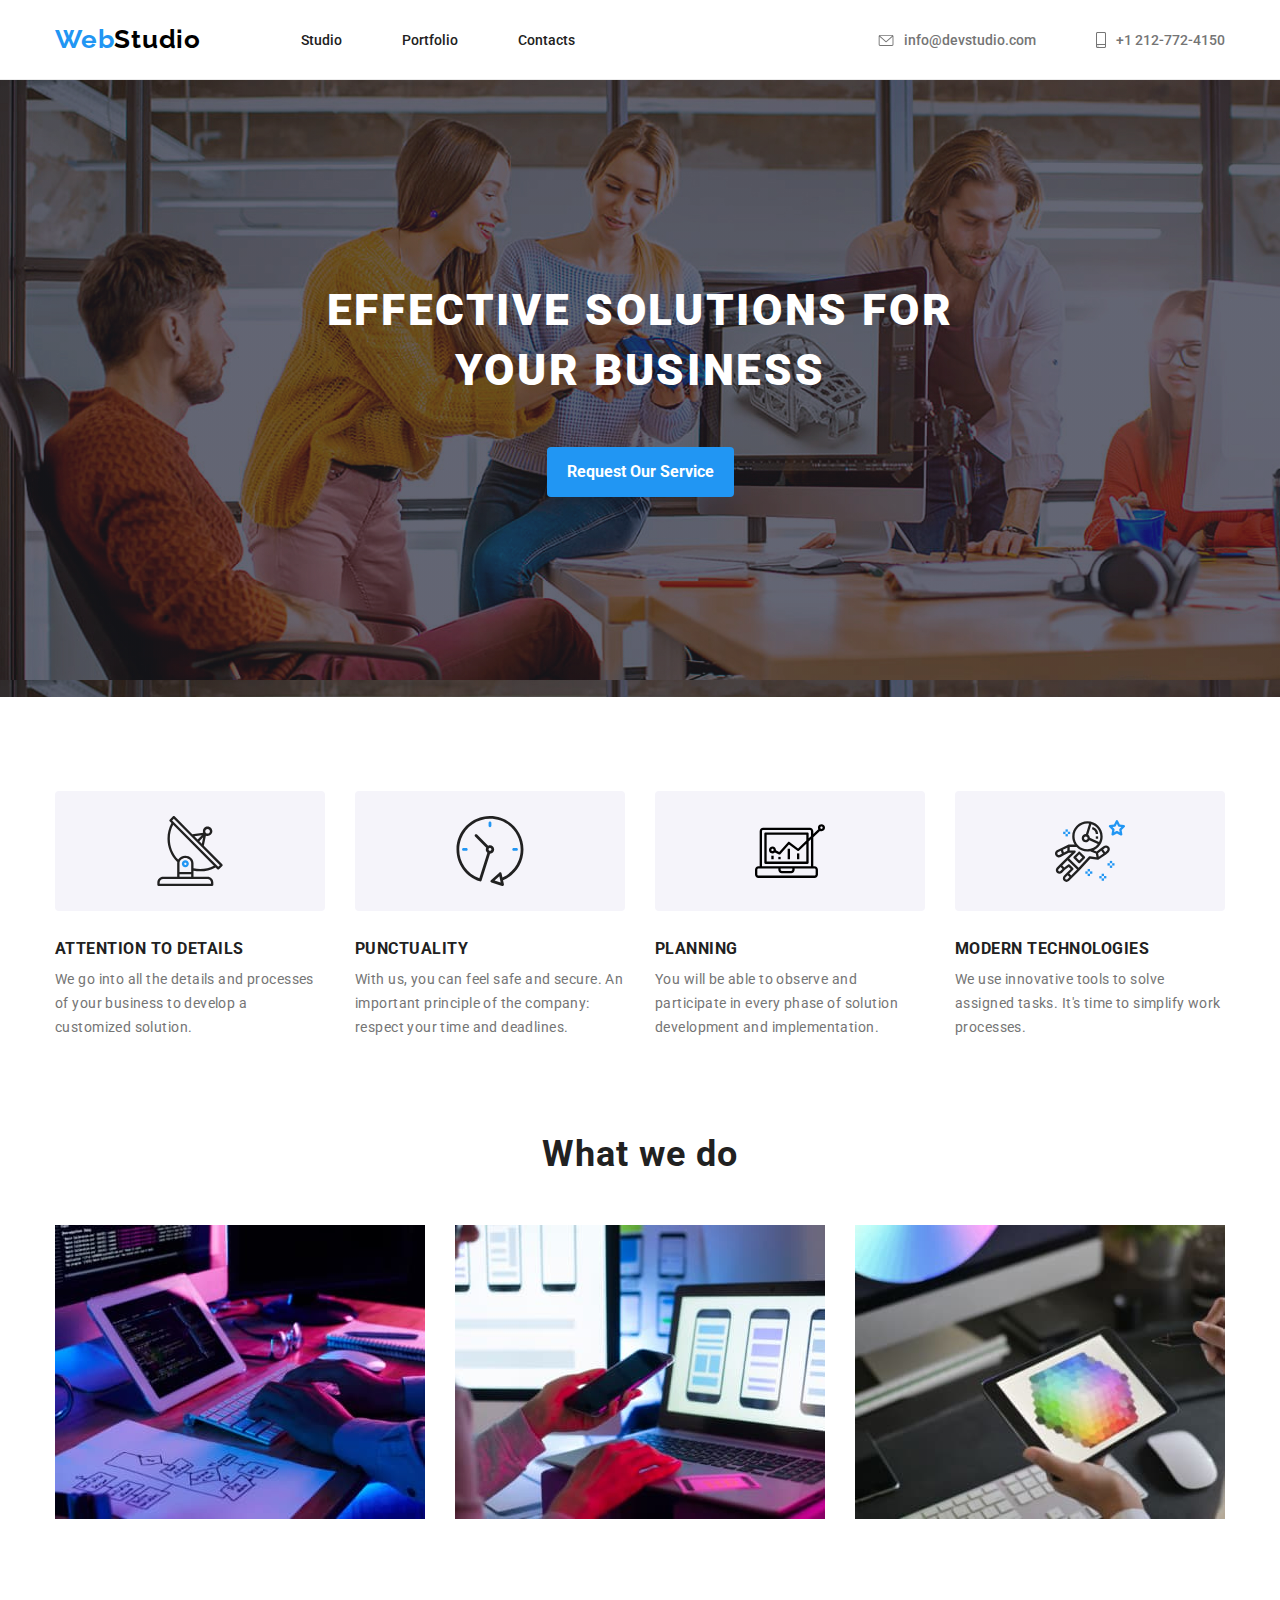
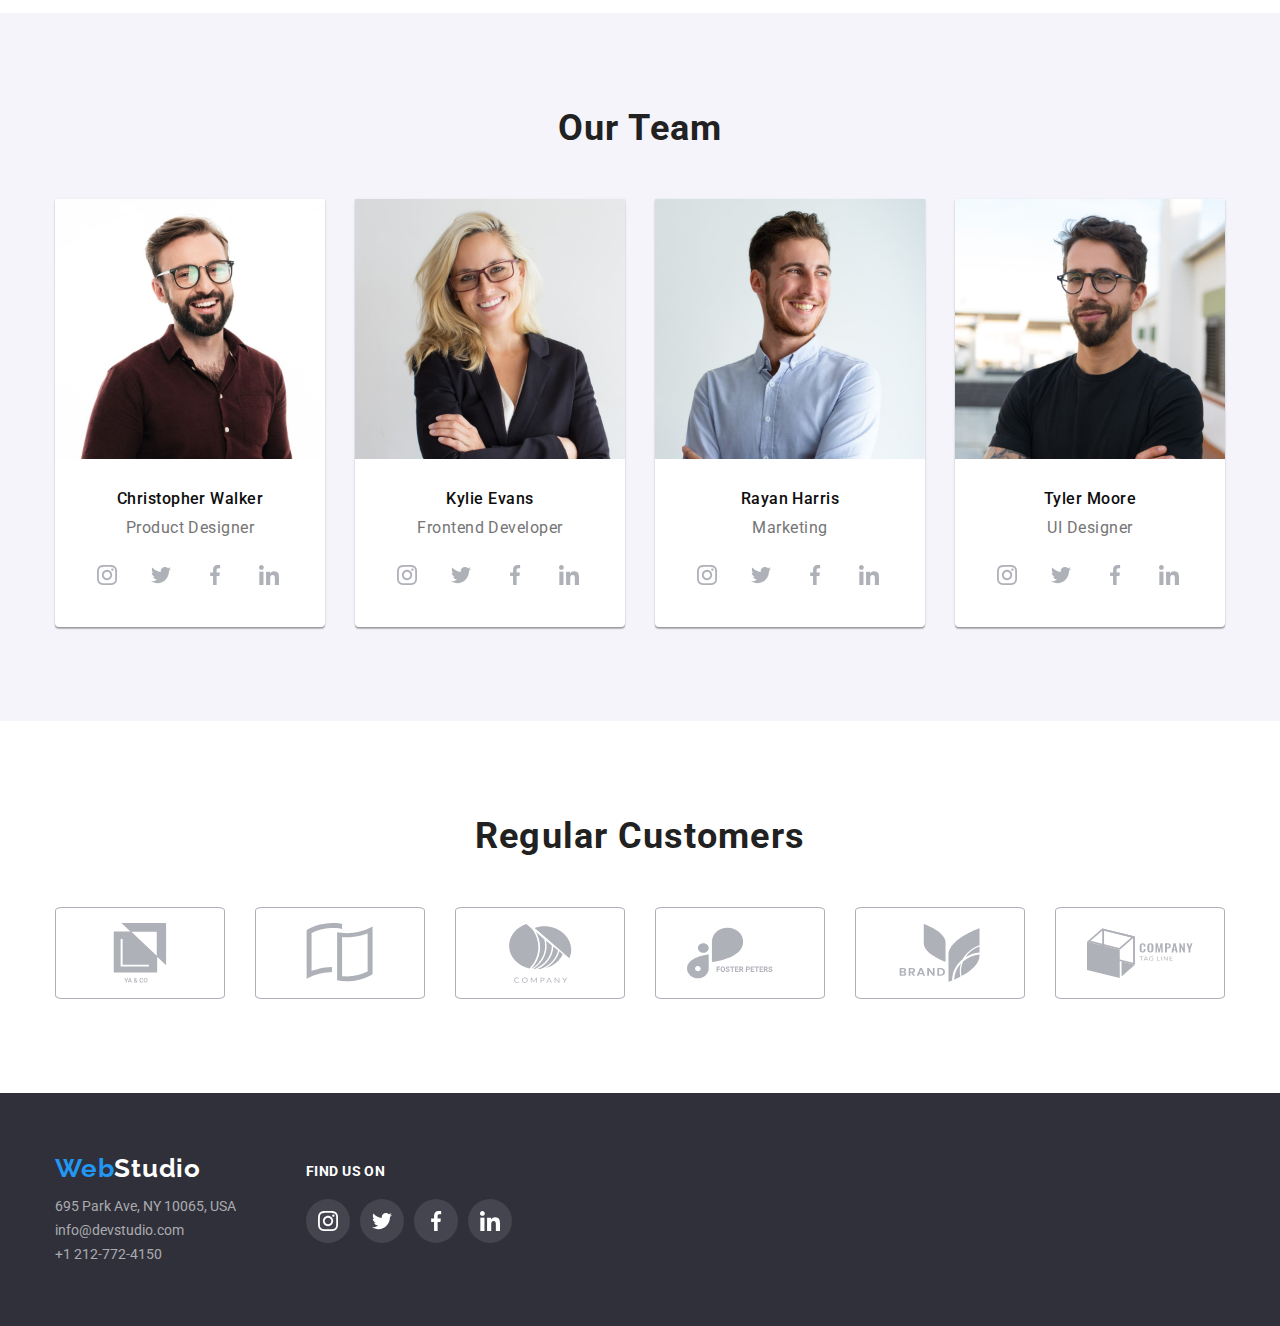
<file: index.html>
<html lang="en">
  <head>
    <meta charset="utf-8" />
    <title>WebStudio</title>
    <link
      rel="stylesheet"
      href="https://cdnjs.cloudflare.com/ajax/libs/modern-normalize/1.0.0/modern-normalize.min.css"
    />
    <link rel="stylesheet" href="css/styles.css" />
  </head>
  <body>
    <header class="headerBorder">
      <div class="container header-container">
        <nav class="nav-container">
          <a href="" class="link nav-logo-text"
            >Web<span class="logo-colour-header">Studio</span></a
          >
          <ul class="list nav-links-list">
            <li class="nav-links-item">
              <a class="link nav-links nav-links-current" href="index.html">Studio</a>
            </li>
            <li class="nav-links-item">
              <a class="link nav-links" href="portfolio.html">Portfolio</a>
            </li>
            <li class="nav-links-item">
              <a class="link nav-links" href="/">Contacts</a>
            </li>
          </ul>
        </nav>
        <ul class="list nav-contats">
          <li class="nav-links-item">
            <a href="mailto:info@devstudio.com" class="link nav-contats-links">
              <svg class="contact-icons" width="16" height="12">
                <use fill="currentColor" href="images/icons.svg#icon-envelope"></use>
              </svg>
              info@devstudio.com
            </a>
          </li>
          <li class="nav-links-item">
            <a href="tel:12127724150" class="link nav-contats-links">
              <svg class="contact-icons" width="10" height="16">
                <use href="images/icons.svg#icon-smartphone"></use>
              </svg>
              +1 212-772-4150
            </a>
          </li>
        </ul>
      </div>
    </header>
    <main>
      <!-- Hero Section -->
      <section class="hero hero-overlay">
        <div class="container hero-container">
          <h1 class="hero-container-text">
            EFFECTIVE SOLUTIONS FOR <br />
            YOUR BUSINESS
          </h1>
          <button class="hero-container-button" type="button">Request Our Service</button>
        </div>
      </section>
      <!-- Services Section -->
      <section class="section">
        <div class="container content-container">
          <ul class="list content-list">
            <li class="text-container">
              <div class="service-icon">
                <svg width="70" height="70">
                  <use href="images/icons.svg#icon-antenna"></use>
                </svg>
              </div>

              <h3 class="text-title">ATTENTION TO DETAILS</h3>
              <p class="text">
                We go into all the details and processes of your business to develop a customized
                solution.
              </p>
            </li>
            <li class="text-container">
              <div class="service-icon">
                <svg width="70" height="70">
                  <use href="images/icons.svg#icon-clock"></use>
                </svg>
              </div>

              <h3 class="text-title">PUNCTUALITY</h3>
              <p class="text">
                With us, you can feel safe and secure. An important principle of the company:
                respect your time and deadlines.
              </p>
            </li>
            <li class="text-container">
              <div class="service-icon">
                <svg width="70" height="70">
                  <use href="images/icons.svg#icon-diagram"></use>
                </svg>
              </div>
              <h3 class="text-title">PLANNING</h3>
              <p class="text">
                You will be able to observe and participate in every phase of solution development
                and implementation.
              </p>
            </li>

            <li class="text-container">
              <div class="service-icon">
                <svg width="70" height="70">
                  <use href="images/icons.svg#icon-astronaut"></use>
                </svg>
              </div>

              <h3 class="text-title">MODERN TECHNOLOGIES</h3>
              <p class="text">
                We use innovative tools to solve assigned tasks. It's time to simplify work
                processes.
              </p>
            </li>
          </ul>
        </div>
      </section>
      <!-- What We Do Image Section-->
      <section class="section section-padding-top-zero">
        <div class="container flex-container">
          <h2 class="title">What we do</h2>
          <ul class="list what-we-do-lists">
            <li class="what-we-do-item">
              <img src="./images/programmer_writting-code.jpg" alt="Programmer writting code" />
            </li>
            <li class="what-we-do-item">
              <img src="./images/researching.jpg" alt="Programmer researching" />
            </li>
            <li class="what-we-do-item">
              <img src="./images/editing.jpg" alt="Editing" />
            </li>
          </ul>
        </div>
      </section>
      <!-- Our Team Section-->
      <section class="section our-team-container">
        <div class="container flex-container">
          <h2 class="title">Our Team</h2>
          <ul class="list team-list">
            <li class="team-item">
              <img
                class="team-img"
                src="./images/christopher-w.jpg"
                alt="Christopher W"
                width="270"
              />
              <h3 class="team-name">Christopher Walker</h3>
              <p class="team-title">Product Designer</p>
              <ul class="list social-icons-list">
                <li class="social-icon">
                  <a href="https://www.instagram.com" class="link social-icon-link">
                    <svg width="20" height="20">
                      <use href="images/icons.svg#icon-instagram"></use>
                    </svg>
                  </a>
                </li>
                <li class="social-icon">
                  <a href="https://www.twitter.com" class="link social-icon-link">
                    <svg width="20" height="20">
                      <use href="images/icons.svg#icon-twitter"></use>
                    </svg>
                  </a>
                </li>
                <li class="social-icon">
                  <a href="https://www.facebook.com" class="link social-icon-link">
                    <svg width="20" height="20">
                      <use href="images/icons.svg#icon-facebook"></use>
                    </svg>
                  </a>
                </li>
                <li class="social-icon">
                  <a href="https://www.linkedin.com" class="link social-icon-link">
                    <svg width="20" height="20">
                      <use href="images/icons.svg#icon-linkedin"></use>
                    </svg>
                  </a>
                </li>
              </ul>
            </li>
            <li class="team-item">
              <img class="team-img" src="./images/kylie-evans.jpg" alt="Kylie Evans" width="270" />
              <h3 class="team-name">Kylie Evans</h3>
              <p class="team-title">Frontend Developer</p>
              <ul class="list social-icons-list">
                <li class="social-icon">
                  <a href="https://www.instagram.com" class="link social-icon-link">
                    <svg width="20" height="20">
                      <use href="images/icons.svg#icon-instagram"></use>
                    </svg>
                  </a>
                </li>
                <li class="social-icon">
                  <a href="https://www.twitter.com" class="link social-icon-link">
                    <svg width="20" height="20">
                      <use href="images/icons.svg#icon-twitter"></use>
                    </svg>
                  </a>
                </li>
                <li class="social-icon">
                  <a href="https://www.facebook.com" class="link social-icon-link">
                    <svg width="20" height="20">
                      <use href="images/icons.svg#icon-facebook"></use>
                    </svg>
                  </a>
                </li>
                <li class="social-icon">
                  <a href="https://www.linkedin.com" class="link social-icon-link">
                    <svg width="20" height="20">
                      <use href="images/icons.svg#icon-linkedin"></use>
                    </svg>
                  </a>
                </li>
              </ul>
            </li>
            <li class="team-item">
              <img class="team-img" src="./images/ryan-harris.jpg" alt="Ryan Harris" width="270" />
              <h3 class="team-name">Rayan Harris</h3>
              <p class="team-title">Marketing</p>
              <ul class="list social-icons-list">
                <li class="social-icon">
                  <a href="https://www.instagram.com" class="link social-icon-link">
                    <svg width="20" height="20">
                      <use href="images/icons.svg#icon-instagram"></use>
                    </svg>
                  </a>
                </li>
                <li class="social-icon">
                  <a href="https://www.twitter.com" class="link social-icon-link">
                    <svg width="20" height="20">
                      <use href="images/icons.svg#icon-twitter"></use>
                    </svg>
                  </a>
                </li>
                <li class="social-icon">
                  <a href="https://www.facebook.com" class="link social-icon-link">
                    <svg width="20" height="20">
                      <use href="images/icons.svg#icon-facebook"></use>
                    </svg>
                  </a>
                </li>
                <li class="social-icon">
                  <a href="https://www.linkedin.com" class="link social-icon-link">
                    <svg width="20" height="20">
                      <use href="images/icons.svg#icon-linkedin"></use>
                    </svg>
                  </a>
                </li>
              </ul>
            </li>
            <li class="team-item">
              <img class="team-img" src="./images/tyler-moore.jpg" alt="Tyler Moore" width="270" />
              <h3 class="team-name">Tyler Moore</h3>
              <p class="team-title">UI Designer</p>
              <ul class="list social-icons-list">
                <li class="social-icon">
                  <a href="https://www.instagram.com" class="link social-icon-link">
                    <svg width="20" height="20">
                      <use href="images/icons.svg#icon-instagram"></use>
                    </svg>
                  </a>
                </li>
                <li class="social-icon">
                  <a href="https://www.twitter.com" class="link social-icon-link">
                    <svg width="20" height="20">
                      <use href="images/icons.svg#icon-twitter"></use>
                    </svg>
                  </a>
                </li>
                <li class="social-icon">
                  <a href="https://wwww.facebook.com" class="link social-icon-link">
                    <svg width="20" height="20">
                      <use href="images/icons.svg#icon-facebook"></use>
                    </svg>
                  </a>
                </li>
                <li class="social-icon">
                  <a href="https://www.linkedin.com" class="link social-icon-link">
                    <svg width="20" height="20">
                      <use href="images/icons.svg#icon-linkedin"></use>
                    </svg>
                  </a>
                </li>
              </ul>
            </li>
          </ul>
        </div>
      </section>
      <!---- Regular Customers -->
      <section class="section">
        <div class="container flex-container">
          <h2 class="title">Regular Customers</h2>
          <ul class="list regular-customers-list">
            <li class="regular-customers-item">
              <a href="" class="link regular-customers-link">
                <svg width="106" height="60">
                  <use href="images/icons.svg#icon-ya-co"></use>
                </svg>
              </a>
            </li>
            <li class="regular-customers-item">
              <a href="" class="link regular-customers-link">
                <svg width="106" height="60">
                  <use href="images/icons.svg#icon-company-2"></use>
                </svg>
              </a>
            </li>
            <li class="regular-customers-item">
              <a href="" class="link regular-customers-link">
                <svg width="106" height="60">
                  <use href="images/icons.svg#icon-company"></use>
                </svg>
              </a>
            </li>
            <li class="regular-customers-item">
              <a href="" class="link regular-customers-link">
                <svg width="106" height="60">
                  <use href="images/icons.svg#icon-foster-peters"></use>
                </svg>
              </a>
            </li>
            <li class="regular-customers-item">
              <a href="" class="link regular-customers-link">
                <svg width="106" height="60">
                  <use href="images/icons.svg#icon-brand"></use>
                </svg>
              </a>
            </li>
            <li class="regular-customers-item">
              <a href="" class="link regular-customers-link">
                <svg width="106" height="60">
                  <use href="images/icons.svg#icon-company-tagline"></use>
                </svg>
              </a>
            </li>
          </ul>
        </div>
      </section>
    </main>
    <!-- Footer -->
    <footer class="footer">
      <div class="container container-footer">
        <div class="footer-items">
          <a href="" class="link nav-logo-text footer-logo"
            >Web<span class="logo-colour-footer">Studio</span></a
          >
          <address>
            <ul class="list">
              <li>
                <a href="" class="link footer-contacts">695 Park Ave, NY 10065, USA</a>
              </li>
              <li>
                <a href="mailto:info@devstudio.com" class="link footer-contacts"
                  >info@devstudio.com</a
                >
              </li>
              <li>
                <a href="tel:+1 212-772-4150" class="link footer-contacts"> +1 212-772-4150</a>
              </li>
            </ul>
          </address>
        </div>
        <!-- Find us Section -->
        <div>
          <p class="find-us-text">FIND US ON</p>
          <ul class="list find-us-icons-list">
            <li class="find-us-icon">
              <a href="" class="link find-us-icon-link">
                <svg width="20" height="20">
                  <use href="images/icons.svg#icon-instagram"></use>
                </svg>
              </a>
            </li>
            <li class="find-us-icon">
              <a href="" class="link find-us-icon-link">
                <svg width="20" height="20">
                  <use href="images/icons.svg#icon-twitter"></use>
                </svg>
              </a>
            </li>
            <li class="find-us-icon">
              <a href="" class="link find-us-icon-link">
                <svg width="20" height="20">
                  <use href="images/icons.svg#icon-facebook"></use>
                </svg>
              </a>
            </li>
            <li class="find-us-icon">
              <a href="" class="link find-us-icon-link">
                <svg width="20" height="20">
                  <use href="images/icons.svg#icon-linkedin"></use>
                </svg>
              </a>
            </li>
          </ul>
        </div>
      </div>
    </footer>
  </body>
</html>
</file>
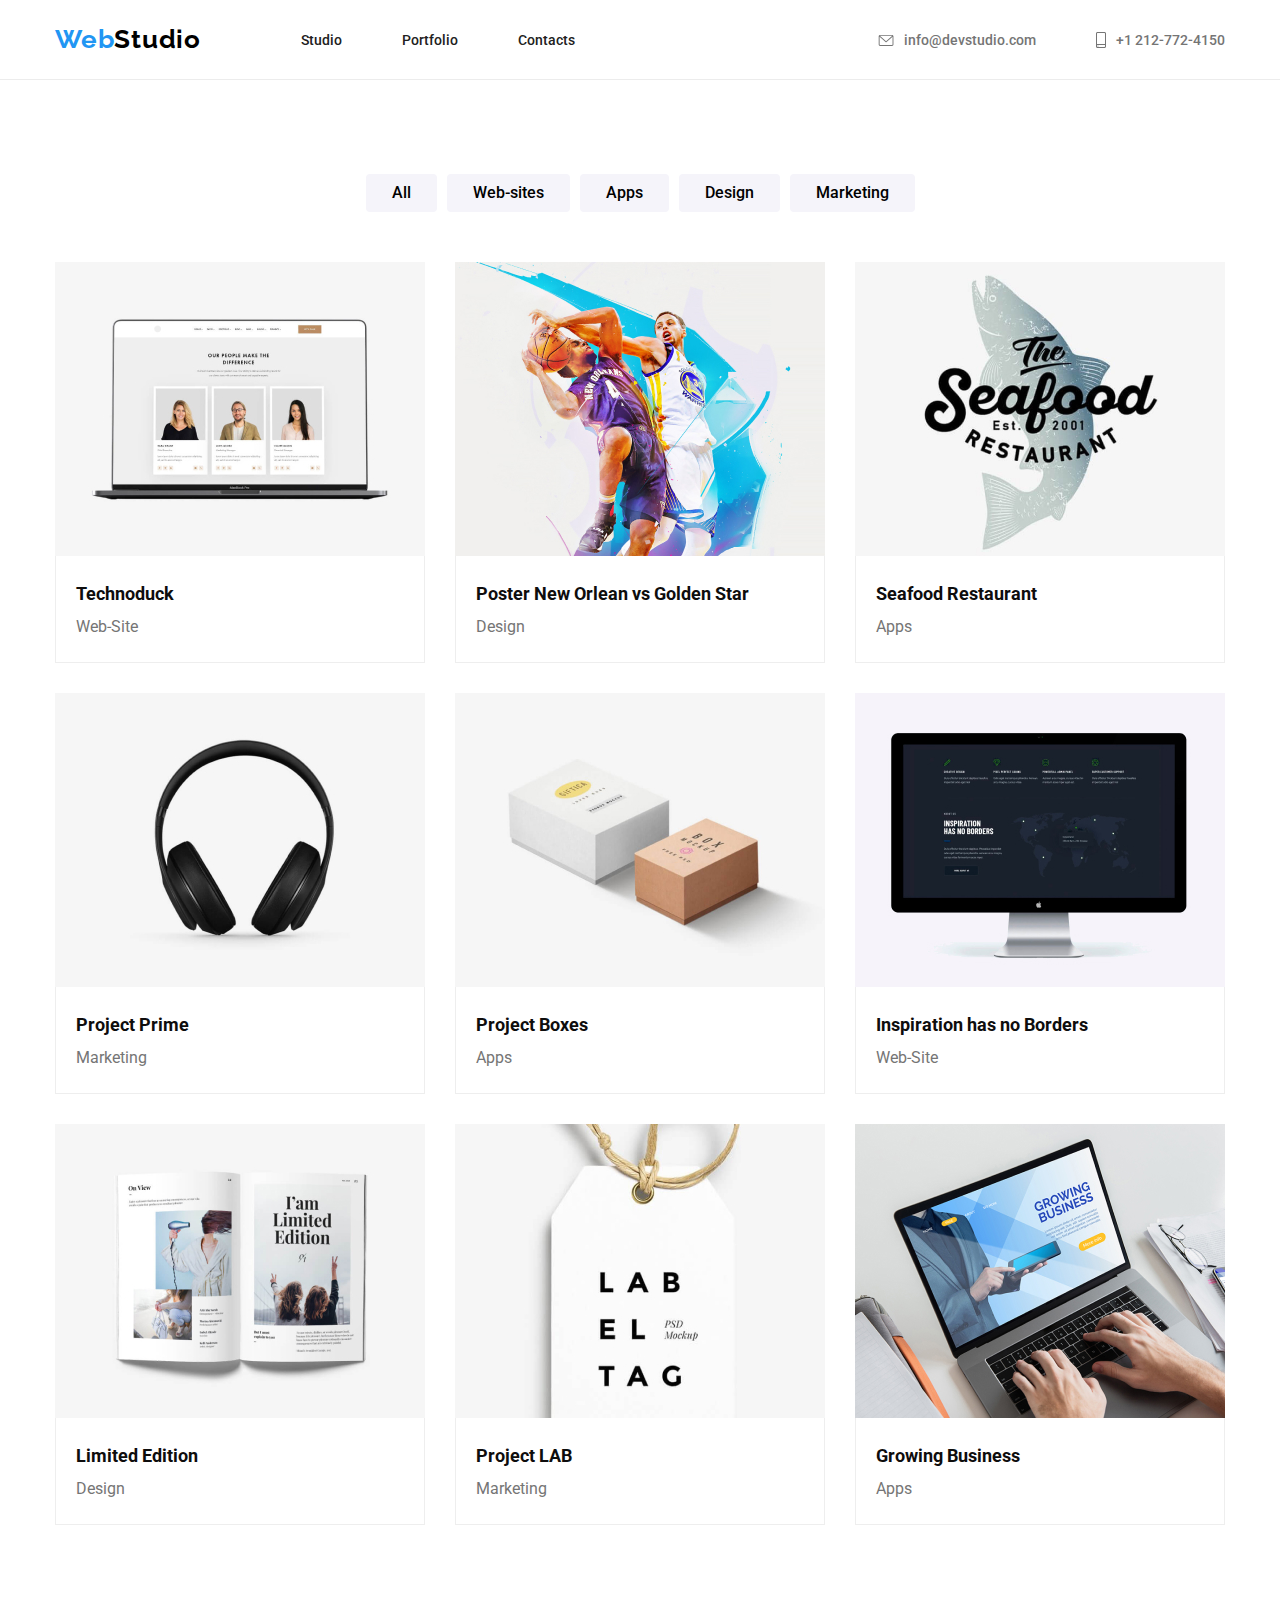
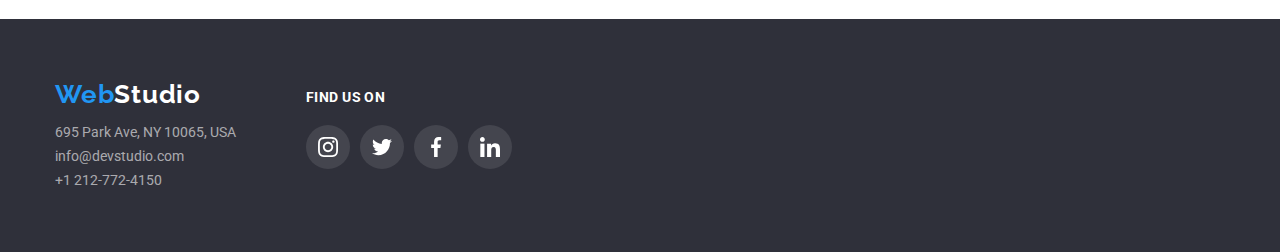
<file: portfolio.html>
<!DOCTYPE html>
<html lang="en">
  <head>
    <meta charset="utf-8" />
    <title>Welcome</title>
    <link
      rel="stylesheet"
      href="https://cdnjs.cloudflare.com/ajax/libs/modern-normalize/1.0.0/modern-normalize.min.css"
    />
    <link rel="stylesheet" href="css/styles.css" />
  </head>
  <body>
    <header class="headerBorder">
      <div class="container header-container">
        <nav class="nav-container">
          <a href="index.html" class="link nav-logo-text"
            >Web<span class="logo-colour-header">Studio</span></a
          >
          <ul class="list nav-links-list">
            <li class="nav-links-item">
              <a class="link nav-links" href="index.html">Studio</a>
            </li>
            <li class="nav-links-item">
              <a class="link nav-links nav-links-current" href="portfolio.html">Portfolio</a>
            </li>
            <li class="nav-links-item">
              <a class="link nav-links" href="">Contacts</a>
            </li>
          </ul>
        </nav>
        <ul class="list nav-contats">
          <li class="nav-links-item">
            <a href="mailto:info@devstudio.com" class="link nav-contats-links">
              <svg class="contact-icons" width="16" height="12">
                <use href="images/icons.svg#icon-envelope"></use>
              </svg>
              info@devstudio.com
            </a>
          </li>
          <li class="nav-links-item">
            <a href="tel:12127724150" class="link nav-contats-links">
              <svg class="contact-icons" width="10" height="16">
                <use href="images/icons.svg#icon-smartphone"></use>
              </svg>
              +1 212-772-4150
            </a>
          </li>
        </ul>
      </div>
    </header>
    <main>
      <section class="section">
        <div class="container">
          <ul class="list filter">
            <li class="filter-item">
              <button type="button" class="filter-button current-filter">All</button>
            </li>
            <li class="filter-item">
              <button type="button" class="filter-button">Web-sites</button>
            </li>
            <li class="filter-item">
              <button type="button" class="filter-button">Apps</button>
            </li>
            <li class="filter-item">
              <button type="button" class="filter-button">Design</button>
            </li>
            <li class="filter-item">
              <button type="button" class="filter-button">Marketing</button>
            </li>
          </ul>
          <ul class="list products">
            <li class="product-item">
              <a class="link product-item-link" href="#">
                <img src="./images/webiste.jpg" alt="website" width="370" />
                <div class="product-wrapper">
                  <h3 class="product-title">Technoduck</h3>
                  <p class="product-description">Web-Site</p>
                </div>
              </a>
            </li>

            <li class="product-item">
              <a class="link product-item-link" href="#">
                <img src="./images/sports-basketball.jpg" alt="Sports Basketball" width="370" />
                <div class="product-wrapper">
                  <h3 class="product-title">Poster New Orlean vs Golden Star</h3>
                  <p class="product-description">Design</p>
                </div>
              </a>
            </li>
            <li class="product-item">
              <a class="link product-item-link" href="#">
                <img
                  src="./images/restaurant-name-seafood.jpg"
                  alt="Seafood Restaurant"
                  width="370"
                />
                <div class="product-wrapper">
                  <h3 class="product-title">Seafood Restaurant</h3>
                  <p class="product-description">Apps</p>
                </div>
              </a>
            </li>

            <li class="product-item">
              <a class="link product-item-link" href="#">
                <img src="./images/headphones.jpg" alt="Headphones" width="370" />
                <div class="product-wrapper">
                  <h3 class="product-title">Project Prime</h3>
                  <p class="product-description">Marketing</p>
                </div>
              </a>
            </li>

            <li class="product-item">
              <a class="link product-item-link" href="#">
                <img src="./images/boxes.jpg" alt="Boxes" width="370" />
                <div class="product-wrapper">
                  <h3 class="product-title">Project Boxes</h3>
                  <p class="product-description">Apps</p>
                </div>
              </a>
            </li>
            <li class="product-item">
              <a class="link product-item-link" href="#">
                <img src="./images/another-website.jpg" alt="Webiste" width="370" />
                <div class="product-wrapper">
                  <h3 class="product-title">Inspiration has no Borders</h3>
                  <p class="product-description">Web-Site</p>
                </div>
              </a>
            </li>

            <li class="product-item">
              <a class="link product-item-link" href="#">
                <img src="./images/book.jpg" alt="Book" width="370" />
                <div class="product-wrapper">
                  <h3 class="product-title">Limited Edition</h3>
                  <p class="product-description">Design</p>
                </div>
              </a>
            </li>
            <li class="product-item">
              <a class="link product-item-link" href="#">
                <img src="./images/tag.jpg" alt="Tag" width="370" />
                <div class="product-wrapper">
                  <h3 class="product-title">Project LAB</h3>
                  <p class="product-description">Marketing</p>
                </div>
              </a>
            </li>
            <li class="product-item">
              <a class="link product-item-link" href="#">
                <img src="./images/business.jpg" alt="Business" width="370" />
                <div class="product-wrapper">
                  <h3 class="product-title">Growing Business</h3>
                  <p class="product-description">Apps</p>
                </div>
              </a>
            </li>
          </ul>
        </div>
      </section>
    </main>
    <footer class="footer">
      <div class="container container-footer">
        <div class="footer-items">
          <a href="" class="link nav-logo-text footer-logo"
            >Web<span class="logo-colour-footer">Studio</span></a
          >
          <address>
            <ul class="list">
              <li>
                <a href="" class="link footer-contacts">695 Park Ave, NY 10065, USA</a>
              </li>
              <li>
                <a href="mailto:info@devstudio.com" class="link footer-contacts"
                  >info@devstudio.com</a
                >
              </li>
              <li>
                <a href="tel:12127724150" class="link footer-contacts"> +1 212-772-4150</a>
              </li>
            </ul>
          </address>
        </div>

        <div>
          <p class="find-us-text">FIND US ON</p>
          <ul class="list find-us-icons-list">
            <li class="find-us-icon">
              <a href="" class="link find-us-icon-link">
                <svg width="20" height="20">
                  <use href="images/icons.svg#icon-instagram"></use>
                </svg>
              </a>
            </li>
            <li class="find-us-icon">
              <a href="" class="link find-us-icon-link">
                <svg width="20" height="20">
                  <use href="images/icons.svg#icon-twitter"></use>
                </svg>
              </a>
            </li>
            <li class="find-us-icon">
              <a href="" class="link find-us-icon-link">
                <svg width="20" height="20">
                  <use href="images/icons.svg#icon-facebook"></use>
                </svg>
              </a>
            </li>
            <li class="find-us-icon">
              <a href="" class="link find-us-icon-link">
                <svg width="20" height="20">
                  <use href="images/icons.svg#icon-linkedin"></use>
                </svg>
              </a>
            </li>
          </ul>
        </div>
      </div>
    </footer>
  </body>
</html>
</file>
<file: css/styles.css>
@import url("https://fonts.googleapis.com/css2?family=Roboto:wght@300;400;500;700;900&display=swap&family=Raleway:wght@700&display=swap");
h1,
h2,
h3,
h4,
h5,
h6,
p {
  margin: 0;
}
html {
  box-sizing: border-box;
}
*,
*::after,
*::before {
  box-sizing: inherit;
}
body {
  margin: 0;
  font-family: "Roboto", sans-serif;
  color: rgb(14, 13, 13);
  font-size: 14px;
  font-style: normal;
  font-weight: 400;
}

.contact-icons {
  fill: currentColor;
  margin-right: 10px;
}
img {
  display: block;
  max-width: 100%;
  height: auto;
}
address {
  font-style: normal;
}
.link {
  text-decoration: none;
  color: inherit;
}
.list {
  list-style: none;
  padding: 0;
  margin: 0;
}
.headerBorder {
  border-bottom: 1px solid #ececec;
}
.container {
  width: 1200px;
  margin: 0 auto;
  padding: 0 15px;
}
.header-container {
  display: flex;
  justify-content: space-between;
}

.nav-container {
  display: flex;
  justify-content: space-between;
  align-items: center;
}
.nav-links-list {
  margin-left: 100px;
  display: flex;
}
.nav-logo-text {
  font-family: "Raleway";
  color: #2196f3;
  font-size: 26px;
  font-weight: 700;
  line-height: 31px;
  letter-spacing: 0.03em;
  display: block;
}
.nav-links-item:not(:last-child) {
  margin-right: 60px;
}

.nav-contats {
  display: flex;
  justify-content: space-between;
  align-items: center;
}
.nav-contats-links {
  font-weight: 500;
  color: #757575;
  padding: 32px 0px 31px 0px;
  display: flex;
  align-items: center;
}
.nav-contats-links:hover,
.nav-contats-links:focus {
  color: #2196f3;
}

.nav-links {
  color: #212121;
  font-weight: 500;
  text-decoration: none;
  padding: 32px 0px 31px 0px;
  display: block;
}

.nav-links:hover,
.nav-links:focus {
  color: #2196f3;
}
.nav-links-current {
  color: #212121;
}
.nav-container-item:not(:last-child) {
  margin-right: 50px;
}

.hero {
  padding: 200px 0 200px 0px;
  background: linear-gradient(to top, #2f303a66, #2f303a66), url(../images/hero-image.jpg);
}

.hero-container {
  align-items: center;
  display: flex;
  flex-direction: column;
}

.hero-container-text {
  color: white;
  font-weight: 900;
  font-size: 44px;
  line-height: 60px;
  letter-spacing: 0.06em;
  text-transform: uppercase;
  height: 127.2px;
  margin-bottom: 40px;
  text-align: center;
}
.hero-container-button {
  background-color: #2196f3;
  padding: 10px 20px 10px 20px;
  color: white;
  font-family: "Roboto";
  font-size: 16px;
  font-weight: 700;
  line-height: 30px;
  border: none;
  border-radius: 4px;
  cursor: pointer;
}
.hero-container-button:hover,
.hero-container-button:focus {
  background-color: #188ce8;
}
.section {
  padding: 94px 0px;
}
.content-list {
  display: flex;
}

.text-title {
  color: #212121;
  margin: 0px;
  font-weight: 700;
  line-height: 16px;
  letter-spacing: 0.03em;
  text-transform: uppercase;
  margin-bottom: 10px;
  line-height: 16px;
}
.text {
  margin: 0px;
  letter-spacing: 0.03em;
  line-height: 24px;
  color: #757575;
}
.text-container:not(:last-child) {
  margin-right: 30px;
}

.section-padding-top-zero {
  padding-top: 0px;
}
.flex-container {
  display: flex;
  flex-direction: column;
}

.title {
  margin: 0px;
  margin-bottom: 50px;
  font-weight: 700;
  font-size: 36px;
  line-height: 42px;
  text-align: center;
  letter-spacing: 0.03em;
  color: #212121;
}

.what-we-do-lists {
  display: flex;
}
.what-we-do-item:not(:last-child) {
  margin-right: 30px;
}

.our-team-container {
  background: #f5f4fa;
}
.team-list {
  display: flex;
}

.team-item:not(:last-child) {
  margin-right: 30px;
}
.team-item {
  background: #ffffff;
  box-shadow: 0px 1px 3px rgba(0, 0, 0, 0.12), 0px 1px 1px rgba(0, 0, 0, 0.14),
    0px 2px 1px rgba(0, 0, 0, 0.2);
  border-radius: 0px 0px 4px 4px;
  padding-bottom: 30px;
}
.team-name {
  font-weight: 500;
  font-size: 16px;
  line-height: 19px;
  text-align: center;
  letter-spacing: 0.03em;
  margin-bottom: 10px;
}
.team-title {
  margin-bottom: 16px;
  font-size: 16px;
  line-height: 19px;
  text-align: center;
  letter-spacing: 0.03em;
  color: #757575;
}
.team-img {
  margin-bottom: 30px;
}

.social-icons-list {
  display: flex;
  margin: auto 30px;
}
.social-icon-link svg {
  fill: currentColor;
}
.social-icon-link {
  color: #afb1b8;
  width: 44px;
  height: 44px;
  display: flex;
  align-items: center;
  justify-content: center;
  border-radius: 100%;
}
.social-icon-link:hover,
.social-icon-link:focus {
  background-color: #2196f3;
  color: white;
}

.social-icon:not(:last-child) {
  margin-right: 10px;
}

.product-title {
  margin: 0px;
  font-weight: 700;
  font-size: 18px;
  line-height: 36px;
}
.product-description {
  font-size: 16px;
  color: #757575;
  line-height: 30px;
  margin: 0;
}

.footer {
  background-color: #2f303a;
  padding-top: 60px;
  padding-bottom: 60px;
}
.footer-logo {
  margin-bottom: 10px;
}

.logo-colour-footer {
  color: #ffffff;
}

.logo-colour-header {
  color: #000000;
}
.container-footer {
  display: flex;
  justify-content: left;
}
.footer-items {
  margin-right: 70px;
}
.footer-contacts:hover,
.footer-contacts:focus {
  color: white;
}
.footer-contacts {
  color: rgba(255, 255, 255, 0.6);
  line-height: 24px;
}
.find-us-text {
  color: white;
  font-weight: 700;
  line-height: 16px;
  letter-spacing: 0.03em;
  text-transform: uppercase;
  margin-bottom: 20px;
  margin-top: 10px;
}
.find-us-icons-list {
  display: flex;
}

.find-us-icon-link svg {
  fill: currentColor;
}
.find-us-icon-link {
  color: white;
  width: 44px;
  height: 44px;
  display: flex;
  align-items: center;
  justify-content: center;
  border-radius: 100%;
  background: rgba(255, 255, 255, 0.1);
}
.find-us-icon-link:hover,
.find-us-icon-link:focus {
  background-color: #2196f3;
}

.find-us-icon:not(:last-child) {
  margin-right: 10px;
}
.filter-item:not(:last-child) {
  margin-right: 10px;
}
.filter {
  display: flex;
  align-items: center;
  justify-content: center;
  margin-bottom: 50px;
}
.filter-button.current-filter {
  background-color: #f5f4fa;
  color: #000000;
}
.filter-button:hover,
.filter-button:focus {
  outline: none;
  background-color: #2196f3;
  color: white;
  box-shadow: 0px 3px 1px rgba(0, 0, 0, 0.1), 0px 1px 2px rgba(0, 0, 0, 0.08),
    0px 2px 2px rgba(0, 0, 0, 0.12);
}
.filter-button {
  background-color: #f5f4fa;
  padding: 6px 26px;
  border: none;
  font-family: "Roboto";
  font-weight: 500;
  border-radius: 4px;
  line-height: 26px;
  font-size: 16px;
  cursor: pointer;
}
.products {
  display: flex;
  flex-wrap: wrap;
  margin-top: -30px;
  margin-left: -30px;
}
.product-item {
  margin-top: 30px;
  margin-left: 30px;
}
.product-item-link {
  display: block;
}
.product-item-link:hover,
.product-item-link:focus {
  background: #ffffff;
  outline: none;
  box-shadow: 0px 1px 1px rgba(0, 0, 0, 0.12), 0px 4px 4px rgba(0, 0, 0, 0.06),
    1px 4px 6px rgba(0, 0, 0, 0.16);
}
.product-wrapper {
  padding: 20px;
  border: 1px solid #eeeeee;
  border-top: none;
}
.section-regular-customers {
  margin: 94px auto;
}
.regular-customers-list {
  display: flex;
}
.regular-customers-item:not(:last-child) {
  margin-right: 30px;
}
.regular-customers-link {
  color: #afb1b8;
  width: 170px;
  height: 92px;
  display: flex;
  align-items: center;
  justify-content: center;
  border: 1px solid #afb1b8;
  border-radius: 4%;
  background: rgba(255, 255, 255, 0.1);
}
.regular-customers-link svg {
  fill: currentColor;
}
.regular-customers-link:hover,
.regular-customers-link:focus {
  color: #2196f3;
  border-color: #2196f3;
}
.service-icon {
  width: 270px;
  height: 120px;
  display: flex;
  align-items: center;
  justify-content: center;
  background: #f5f4fa;
  border-radius: 4px;
  margin-bottom: 30px;
}
</file>
